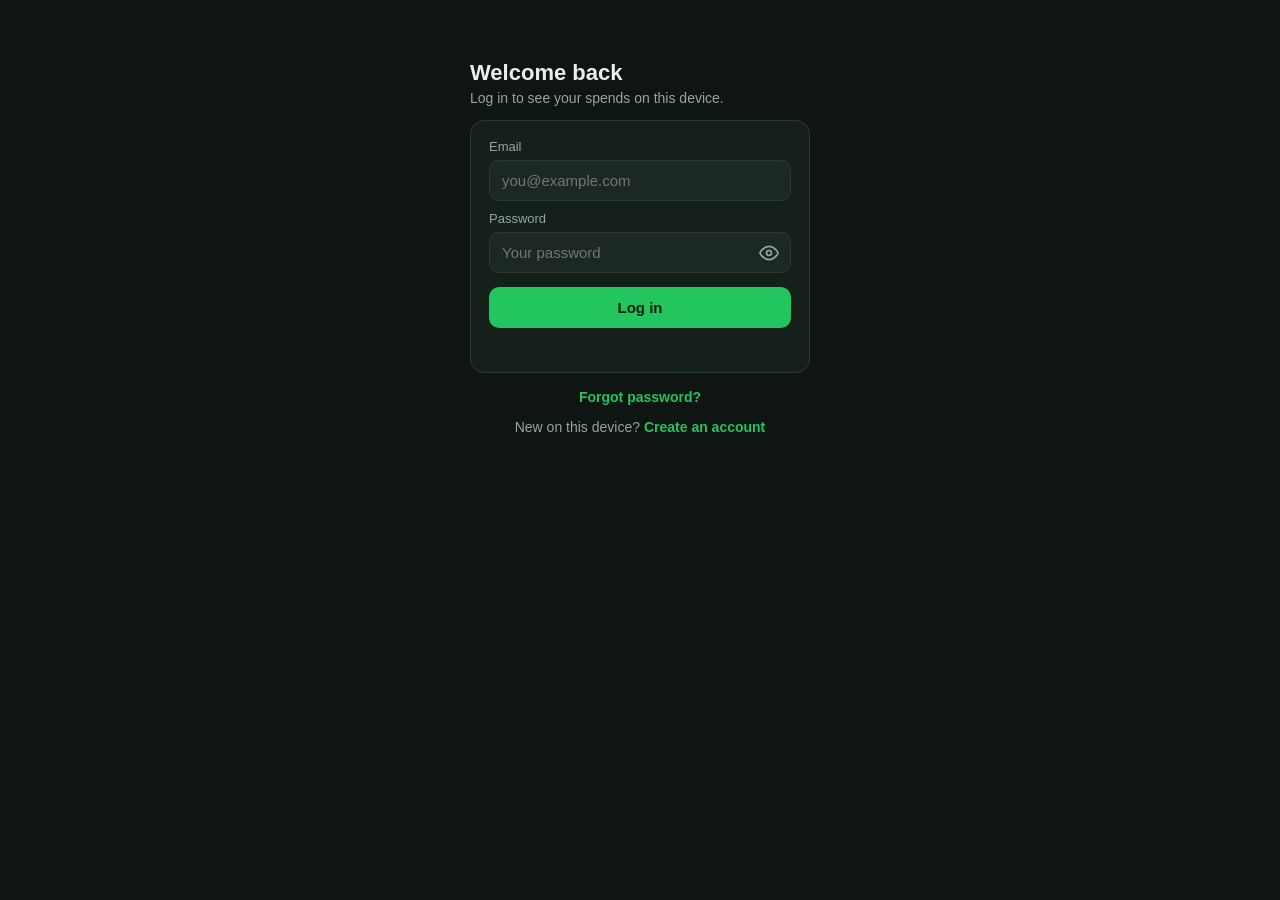
<file: index.html>
<!doctype html>
<html lang="en">
<head>
<meta charset="utf-8">
<meta name="viewport" content="width=device-width, initial-scale=1, maximum-scale=1, viewport-fit=cover">
<title>Kharch</title>
<meta name="theme-color" content="#0f1512">
<meta name="apple-mobile-web-app-capable" content="yes">
<meta name="apple-mobile-web-app-status-bar-style" content="black-translucent">
<meta name="apple-mobile-web-app-title" content="Kharch">
<link rel="apple-touch-icon" href="icons/apple-touch-icon.png">
<link rel="manifest" href="manifest.json">
<link rel="stylesheet" href="style.css">
</head>
<body>
<div class="wrap">
  <div class="top-bar">
    <div>
      <h1>Kharch</h1>
      <div class="who">Hi, <b id="userName">...</b></div>
    </div>
    <div style="display:flex; gap:8px;">
      <button class="btn-secondary" id="settingsBtn">⚙</button>
      <button class="btn-secondary" id="logoutBtn">Log out</button>
    </div>
  </div>

  <div class="card" id="settingsCard" style="display:none;">
    <h2>Settings</h2>

    <h2 style="margin-top:4px;">Quick unlock</h2>
    <div class="settings-row">
      <div>
        <div class="settings-label">4-digit PIN</div>
        <div class="settings-desc">Unlock faster than typing your full password.</div>
      </div>
      <div style="display:flex; gap:8px; align-items:center;">
        <a class="btn-link" href="#" id="pinRemoveBtn" style="display:none;">Remove</a>
        <button class="btn-secondary" id="pinToggleBtn">Set PIN</button>
      </div>
    </div>
    <div class="settings-row" id="webauthnRow" style="display:none;">
      <div>
        <div class="settings-label">Face ID / Fingerprint</div>
        <div class="settings-desc">Uses your device's own biometric unlock.</div>
      </div>
      <button class="btn-secondary" id="webauthnToggleBtn">Enable</button>
    </div>

    <h2 style="margin-top:18px;">Monthly budgets</h2>
    <div class="settings-desc" style="margin-bottom:8px;">Set a limit per category (and an overall total) to track against in Month view.</div>
    <div id="budgetEditList"></div>

    <h2 style="margin-top:18px;">Your data</h2>
    <div class="settings-row">
      <div class="settings-label">Export</div>
      <div style="display:flex; gap:8px;">
        <a class="btn-link" href="#" id="exportJsonLink">JSON</a>
        <a class="btn-link" href="#" id="exportCsvLink">CSV</a>
      </div>
    </div>
    <div class="settings-row">
      <div>
        <div class="settings-label">Import</div>
        <div class="settings-desc">Load a JSON backup exported from Kharch (this or another device). Adds to what's already here -- duplicates are skipped.</div>
      </div>
      <a class="btn-link" href="#" id="importLink">Choose file</a>
      <input type="file" id="importFileInput" accept="application/json,.json" style="display:none">
    </div>
  </div>

  <div class="card">
    <h2>Add an entry</h2>
    <div class="tabs" style="margin-bottom:14px;">
      <button class="tab-btn active" id="typeExpenseBtn" type="button">Expense</button>
      <button class="tab-btn" id="typeIncomeBtn" type="button">Income</button>
    </div>
    <div id="chipRow" class="chip-row" style="display:none;"></div>
    <div class="mic-row">
      <button class="mic-btn" id="micBtn" title="Dictate">🎤</button>
      <input type="text" id="dictateText" placeholder="e.g. 500 rupees on groceries by UPI, yesterday">
    </div>
    <div class="mic-hint" id="micHint">Tap the mic and say it, or type it, then tap Review. You can even say "500 on lunch and 200 on auto", or "10000 salary received by bank transfer".</div>
    <button class="btn-secondary" id="parseBtn" style="width:100%; margin-top:12px;">Review</button>

    <div id="confirmBlock" style="display:none;">
      <div class="parse-grid">
        <div>
          <label>Amount (₹)</label>
          <input type="number" id="fAmount" step="0.01" min="0">
        </div>
        <div>
          <label>Date</label>
          <input type="date" id="fDate">
        </div>
        <div>
          <label id="fCategoryLabel">Category</label>
          <select id="fCategory"></select>
        </div>
        <div>
          <label>Payment mode</label>
          <select id="fPaymentMode"></select>
        </div>
        <div class="full">
          <label>Note (optional)</label>
          <input type="text" id="fNote" placeholder="Any extra detail">
        </div>
      </div>
      <button class="btn-primary" id="saveBtn">Save expense</button>
      <button class="btn-secondary" id="cancelBtn" style="width:100%; margin-top:8px;">Cancel</button>
    </div>

    <div id="multiConfirmBlock" style="display:none;">
      <p class="sub" id="multiHint" style="margin-top:14px;"></p>
      <div id="multiRows"></div>
      <button class="btn-primary" id="saveAllBtn">Save all</button>
      <button class="btn-secondary" id="multiCancelBtn" style="width:100%; margin-top:8px;">Cancel</button>
    </div>
  </div>

  <div class="tabs">
    <button class="tab-btn active" id="tabDay">Day view</button>
    <button class="tab-btn" id="tabMonth">Month view</button>
    <button class="tab-btn" id="tabYear">Year view</button>
  </div>

  <div id="dayPanel">
    <div class="date-nav">
      <button id="dayPrev">‹</button>
      <input type="date" id="dayPicker">
      <button id="dayNext">›</button>
    </div>
    <div class="total-banner">
      <div>
        <div class="label">Total spent</div>
        <div class="value" id="dayTotal">₹0</div>
      </div>
    </div>
    <div class="stat-row">
      <div class="stat-chip"><span class="stat-label">Received</span><span class="stat-value" id="dayIncomeTotal">₹0</span></div>
      <div class="stat-chip"><span class="stat-label">Net</span><span class="stat-value" id="dayNet">₹0</span></div>
    </div>
    <div class="card" id="dayList"></div>
  </div>

  <div id="monthPanel" style="display:none;">
    <div class="date-nav">
      <button id="monthPrev">‹</button>
      <input type="month" id="monthPicker">
      <button id="monthNext">›</button>
    </div>
    <div class="total-banner">
      <div>
        <div class="label">Total spent</div>
        <div class="value" id="monthTotal">₹0</div>
      </div>
    </div>
    <div class="stat-row">
      <div class="stat-chip"><span class="stat-label">Received</span><span class="stat-value" id="monthIncomeTotal">₹0</span></div>
      <div class="stat-chip"><span class="stat-label">Net</span><span class="stat-value" id="monthNet">₹0</span></div>
    </div>
    <div class="card" id="budgetCard" style="display:none;">
      <h2>Budgets</h2>
      <div id="budgetProgress"></div>
    </div>
    <div class="card" id="monthIncomeCard" style="display:none;">
      <h2>Income by source</h2>
      <div id="monthIncomeBySource"></div>
    </div>
    <div class="card">
      <h2>By day</h2>
      <div id="monthDaily"></div>
    </div>
    <div class="card">
      <h2>By category</h2>
      <div class="chart-wrap">
        <canvas class="donut-canvas" id="categoryDonut"></canvas>
        <div class="legend" id="categoryLegend"></div>
      </div>
    </div>
    <div class="card">
      <h2>Last 6 months</h2>
      <canvas class="trend-canvas" id="trendChart"></canvas>
    </div>
    <div class="card">
      <h2>By payment mode</h2>
      <div id="monthPaymentMode"></div>
    </div>
  </div>

  <div id="yearPanel" style="display:none;">
    <div class="date-nav">
      <button id="yearPrev">‹</button>
      <div style="flex:1; text-align:center; font-size:16px; font-weight:600;" id="yearLabel"></div>
      <button id="yearNext">›</button>
    </div>
    <div class="total-banner">
      <div>
        <div class="label">Total spent</div>
        <div class="value" id="yearTotal">₹0</div>
      </div>
    </div>
    <div class="stat-row">
      <div class="stat-chip"><span class="stat-label">Received</span><span class="stat-value" id="yearIncomeTotal">₹0</span></div>
      <div class="stat-chip"><span class="stat-label">Net</span><span class="stat-value" id="yearNet">₹0</span></div>
    </div>
    <div class="card">
      <h2>By month</h2>
      <canvas class="trend-canvas" id="yearMonthlyChart"></canvas>
    </div>
    <div class="card">
      <h2>Top categories</h2>
      <div id="yearCategory"></div>
    </div>
    <div class="card" id="yearIncomeCard" style="display:none;">
      <h2>Top income sources</h2>
      <div id="yearIncomeSource"></div>
    </div>
  </div>

  <p class="footnote">All data lives only in this browser on this device.</p>
</div>

<div class="auth-wrap" id="pinScreen" style="display:none;">
  <h1 id="pinScreenTitle">Set a PIN</h1>
  <p class="sub" id="pinScreenSub">Choose 4-6 digits.</p>
  <div class="pin-dots" id="pinDots"></div>
  <div class="error" id="pinError" style="text-align:center;"></div>
  <div class="pin-keypad" id="pinKeypad"></div>
  <p class="sub" style="text-align:center; margin-top:16px;"><a class="btn-link" href="#" id="pinCancel">Cancel</a></p>
</div>

<div class="toast" id="toast"></div>

<script src="js/crypto.js"></script>
<script src="js/dataStore.js"></script>
<script src="js/webauthn.js"></script>
<script src="js/parser.js"></script>
<script src="js/charts.js"></script>
<script src="js/pinPad.js"></script>
<script src="js/app.js"></script>
</body>
</html>
</file>
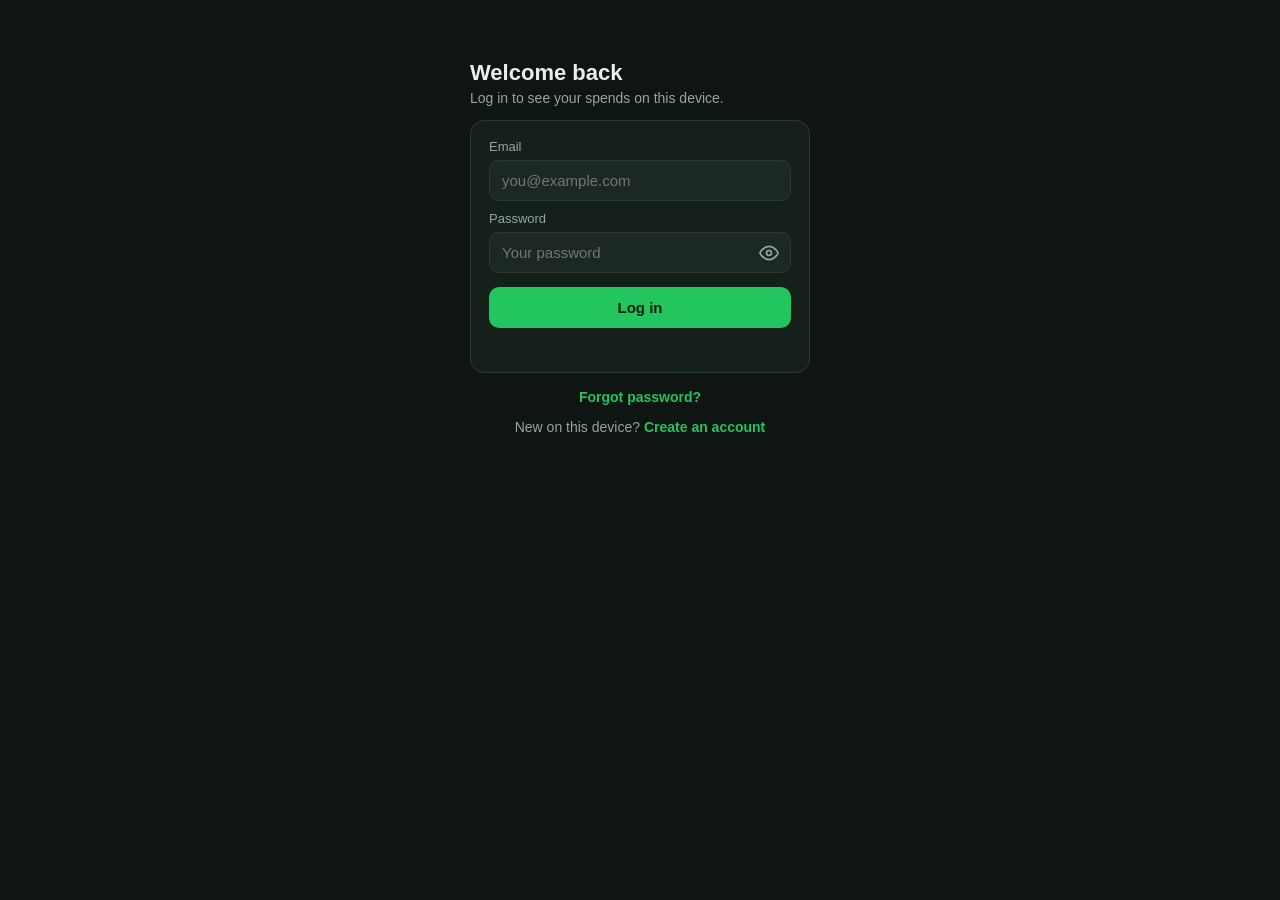
<file: login.html>
<!doctype html>
<html lang="en">
<head>
<meta charset="utf-8">
<meta name="viewport" content="width=device-width, initial-scale=1, maximum-scale=1, viewport-fit=cover">
<title>Log in - Kharch</title>
<meta name="theme-color" content="#0f1512">
<meta name="apple-mobile-web-app-capable" content="yes">
<meta name="apple-mobile-web-app-status-bar-style" content="black-translucent">
<meta name="apple-mobile-web-app-title" content="Kharch">
<link rel="apple-touch-icon" href="icons/apple-touch-icon.png">
<link rel="manifest" href="manifest.json">
<link rel="stylesheet" href="style.css">
</head>
<body>
<div class="auth-wrap" id="fullForm" style="display:none;">
  <h1>Welcome back</h1>
  <p class="sub">Log in to see your spends on this device.</p>
  <div class="card">
    <label for="email">Email</label>
    <input type="email" id="email" autocomplete="email" placeholder="you@example.com">

    <label for="password">Password</label>
    <div class="pw-wrap">
      <input type="password" id="password" autocomplete="current-password" placeholder="Your password">
      <button type="button" class="pw-toggle" data-target="password" aria-label="Show password">
        <svg class="eye-open" viewBox="0 0 24 24" fill="none" stroke="currentColor" stroke-width="2" stroke-linecap="round" stroke-linejoin="round"><path d="M1 12s4-8 11-8 11 8 11 8-4 8-11 8-11-8-11-8z"/><circle cx="12" cy="12" r="3"/></svg>
        <svg class="eye-closed" style="display:none" viewBox="0 0 24 24" fill="none" stroke="currentColor" stroke-width="2" stroke-linecap="round" stroke-linejoin="round"><path d="M17.94 17.94A10.94 10.94 0 0 1 12 20c-7 0-11-8-11-8a18.5 18.5 0 0 1 5.06-5.94M9.9 4.24A9.12 9.12 0 0 1 12 4c7 0 11 8 11 8a18.5 18.5 0 0 1-2.16 3.19m-6.72-1.07a3 3 0 1 1-4.24-4.24"/><line x1="1" y1="1" x2="23" y2="23"/></svg>
      </button>
    </div>

    <button class="btn-primary" id="loginBtn">Log in</button>
    <div class="error" id="error"></div>
  </div>
  <p class="sub" style="text-align:center"><a class="btn-link" href="reset.html">Forgot password?</a></p>
  <p class="sub" style="text-align:center">New on this device? <a class="btn-link" href="signup.html">Create an account</a></p>
</div>

<div class="auth-wrap" id="quickUnlock" style="display:none;">
  <h1>Hi, <span id="quickName"></span></h1>
  <p class="sub">Unlock Kharch on this device.</p>
  <div class="card" id="webauthnCard" style="display:none; text-align:center;">
    <button class="btn-primary" id="webauthnBtn">Unlock with Face ID / Fingerprint</button>
  </div>
  <div class="card" id="pinCard" style="display:none;">
    <p class="sub" style="text-align:center; margin-top:0;">Enter your PIN</p>
    <div class="pin-dots" id="pinDots"></div>
    <div class="error" id="pinError" style="text-align:center;"></div>
    <div class="pin-keypad" id="pinKeypad"></div>
  </div>
  <p class="sub" style="text-align:center"><a class="btn-link" href="#" id="usePasswordLink">Use password instead</a></p>
  <p class="sub" style="text-align:center"><a class="btn-link" href="#" id="switchAccountLink">Not you? Use a different account</a></p>
</div>

<script src="js/crypto.js"></script>
<script src="js/dataStore.js"></script>
<script src="js/webauthn.js"></script>
<script src="js/pwToggle.js"></script>
<script src="js/pinPad.js"></script>
<script>
const $ = (id) => document.getElementById(id);
const errorEl = $('error');

async function doLogin() {
  errorEl.textContent = '';
  $('loginBtn').disabled = true;
  try {
    const result = await DataStore.login({ email: $('email').value, password: $('password').value });
    if (!result.ok) throw new Error(result.error);
    window.location.href = 'index.html';
  } catch (e) {
    errorEl.textContent = e.message;
    $('loginBtn').disabled = false;
  }
}

$('loginBtn').addEventListener('click', doLogin);
$('password').addEventListener('keydown', (e) => { if (e.key === 'Enter') doLogin(); });

function showFullForm(prefillEmail) {
  $('quickUnlock').style.display = 'none';
  $('fullForm').style.display = 'block';
  if (prefillEmail) $('email').value = prefillEmail;
}

async function showQuickUnlock(info) {
  $('fullForm').style.display = 'none';
  $('quickUnlock').style.display = 'block';
  $('quickName').textContent = info.name;

  if (info.hasWebauthn && await Webauthn.isAvailable()) {
    $('webauthnCard').style.display = 'block';
    $('webauthnBtn').addEventListener('click', async () => {
      try {
        const ok = await Webauthn.authenticate(info.webauthnCredentialId);
        if (!ok) throw new Error();
        DataStore.quickUnlockWithWebauthn(info.email);
        window.location.href = 'index.html';
      } catch (e) {
        $('pinError').textContent = 'Biometric unlock failed or was cancelled -- try your PIN.';
      }
    });
  }

  if (info.hasPin) {
    $('pinCard').style.display = 'block';
    PinPad.buildPinPad($('pinKeypad'), $('pinDots'), 4, async (pin) => {
      const result = await DataStore.quickUnlockWithPin({ email: info.email, pin });
      if (!result.ok) {
        $('pinError').textContent = result.error;
        return;
      }
      window.location.href = 'index.html';
    });
  }
}

$('usePasswordLink').addEventListener('click', (e) => {
  e.preventDefault();
  showFullForm(DataStore.lastEmail());
});
$('switchAccountLink').addEventListener('click', (e) => {
  e.preventDefault();
  showFullForm();
});

(async function init() {
  const last = DataStore.lastEmail();
  if (last) {
    const info = await DataStore.quickUnlockInfo(last);
    if (info && (info.hasPin || info.hasWebauthn)) {
      showQuickUnlock(info);
      if ('serviceWorker' in navigator) { navigator.serviceWorker.register('sw.js'); }
      return;
    }
  }
  showFullForm(last);
  if ('serviceWorker' in navigator) { navigator.serviceWorker.register('sw.js'); }
})();
</script>
</body>
</html>
</file>
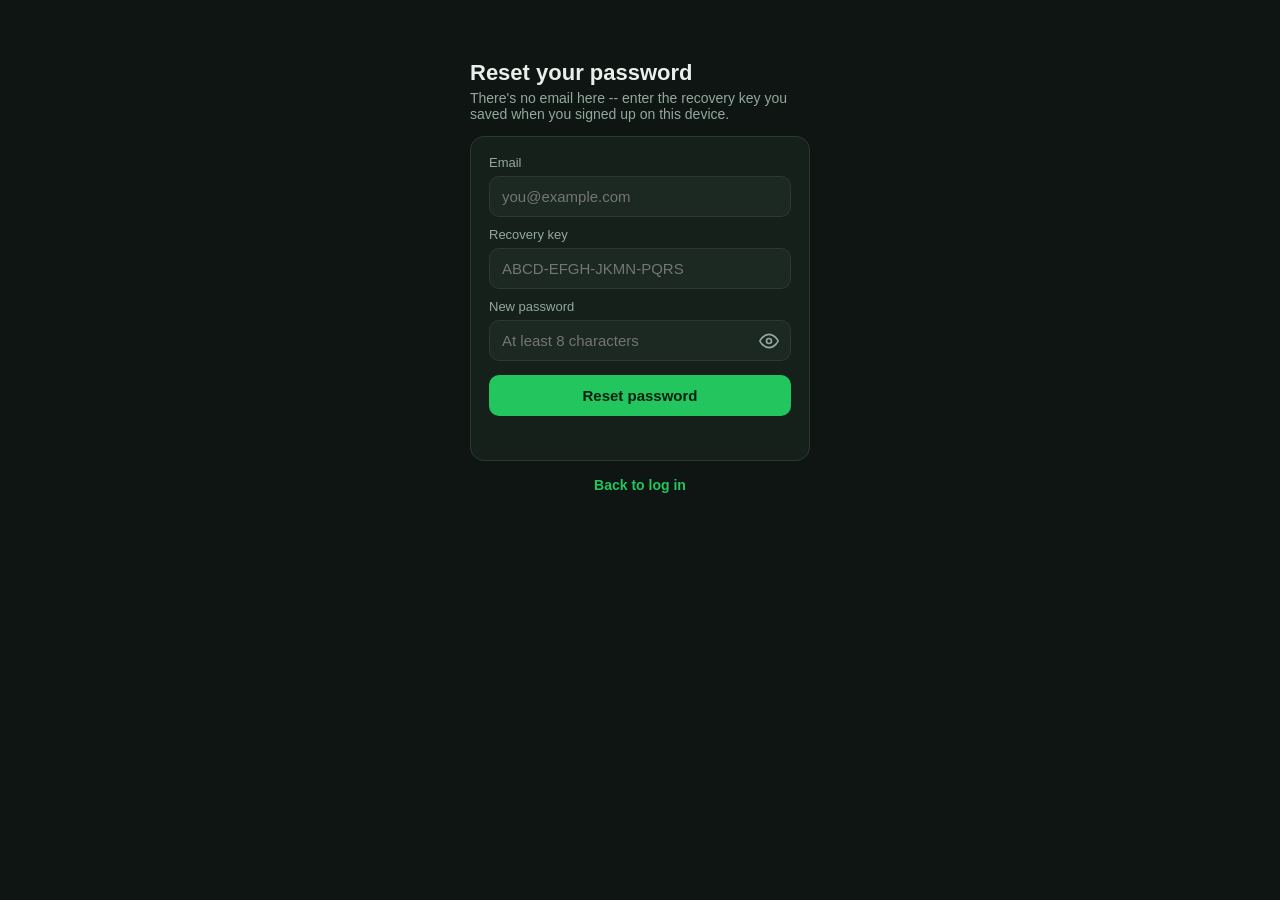
<file: reset.html>
<!doctype html>
<html lang="en">
<head>
<meta charset="utf-8">
<meta name="viewport" content="width=device-width, initial-scale=1, maximum-scale=1, viewport-fit=cover">
<title>Reset password - Kharch</title>
<meta name="theme-color" content="#0f1512">
<meta name="apple-mobile-web-app-capable" content="yes">
<meta name="apple-mobile-web-app-status-bar-style" content="black-translucent">
<meta name="apple-mobile-web-app-title" content="Kharch">
<link rel="apple-touch-icon" href="icons/apple-touch-icon.png">
<link rel="manifest" href="manifest.json">
<link rel="stylesheet" href="style.css">
</head>
<body>
<div class="auth-wrap" id="formScreen">
  <h1>Reset your password</h1>
  <p class="sub">There's no email here -- enter the recovery key you saved when you signed up on this device.</p>
  <div class="card">
    <label for="email">Email</label>
    <input type="email" id="email" autocomplete="email" placeholder="you@example.com">

    <label for="recoveryCode">Recovery key</label>
    <input type="text" id="recoveryCode" autocomplete="off" placeholder="ABCD-EFGH-JKMN-PQRS" style="text-transform:uppercase;">

    <label for="newPassword">New password</label>
    <div class="pw-wrap">
      <input type="password" id="newPassword" autocomplete="new-password" placeholder="At least 8 characters">
      <button type="button" class="pw-toggle" data-target="newPassword" aria-label="Show password">
        <svg class="eye-open" viewBox="0 0 24 24" fill="none" stroke="currentColor" stroke-width="2" stroke-linecap="round" stroke-linejoin="round"><path d="M1 12s4-8 11-8 11 8 11 8-4 8-11 8-11-8-11-8z"/><circle cx="12" cy="12" r="3"/></svg>
        <svg class="eye-closed" style="display:none" viewBox="0 0 24 24" fill="none" stroke="currentColor" stroke-width="2" stroke-linecap="round" stroke-linejoin="round"><path d="M17.94 17.94A10.94 10.94 0 0 1 12 20c-7 0-11-8-11-8a18.5 18.5 0 0 1 5.06-5.94M9.9 4.24A9.12 9.12 0 0 1 12 4c7 0 11 8 11 8a18.5 18.5 0 0 1-2.16 3.19m-6.72-1.07a3 3 0 1 1-4.24-4.24"/><line x1="1" y1="1" x2="23" y2="23"/></svg>
      </button>
    </div>

    <button class="btn-primary" id="resetBtn">Reset password</button>
    <div class="error" id="error"></div>
  </div>
  <p class="sub" style="text-align:center"><a class="btn-link" href="login.html">Back to log in</a></p>
</div>

<div class="auth-wrap" id="recoveryScreen" style="display:none;">
  <h1>Password reset</h1>
  <p class="sub">Your old recovery key is now used up. Here's your new one -- save it somewhere safe.</p>
  <div class="recovery-box">
    <div class="code" id="newRecoveryCode"></div>
  </div>
  <button class="btn-primary" id="continueBtn">Continue to Kharch</button>
</div>

<script src="js/crypto.js"></script>
<script src="js/dataStore.js"></script>
<script src="js/pwToggle.js"></script>
<script>
const $ = (id) => document.getElementById(id);
const errorEl = $('error');

$('resetBtn').addEventListener('click', async () => {
  errorEl.textContent = '';
  $('resetBtn').disabled = true;
  try {
    const result = await DataStore.resetPassword({
      email: $('email').value,
      recoveryCode: $('recoveryCode').value,
      newPassword: $('newPassword').value,
    });
    if (!result.ok) throw new Error(result.error);
    $('formScreen').style.display = 'none';
    $('newRecoveryCode').textContent = result.recoveryCode;
    $('recoveryScreen').style.display = 'block';
  } catch (e) {
    errorEl.textContent = e.message;
    $('resetBtn').disabled = false;
  }
});

$('continueBtn').addEventListener('click', () => { window.location.href = 'index.html'; });

if ('serviceWorker' in navigator) { navigator.serviceWorker.register('sw.js'); }
</script>
</body>
</html>
</file>
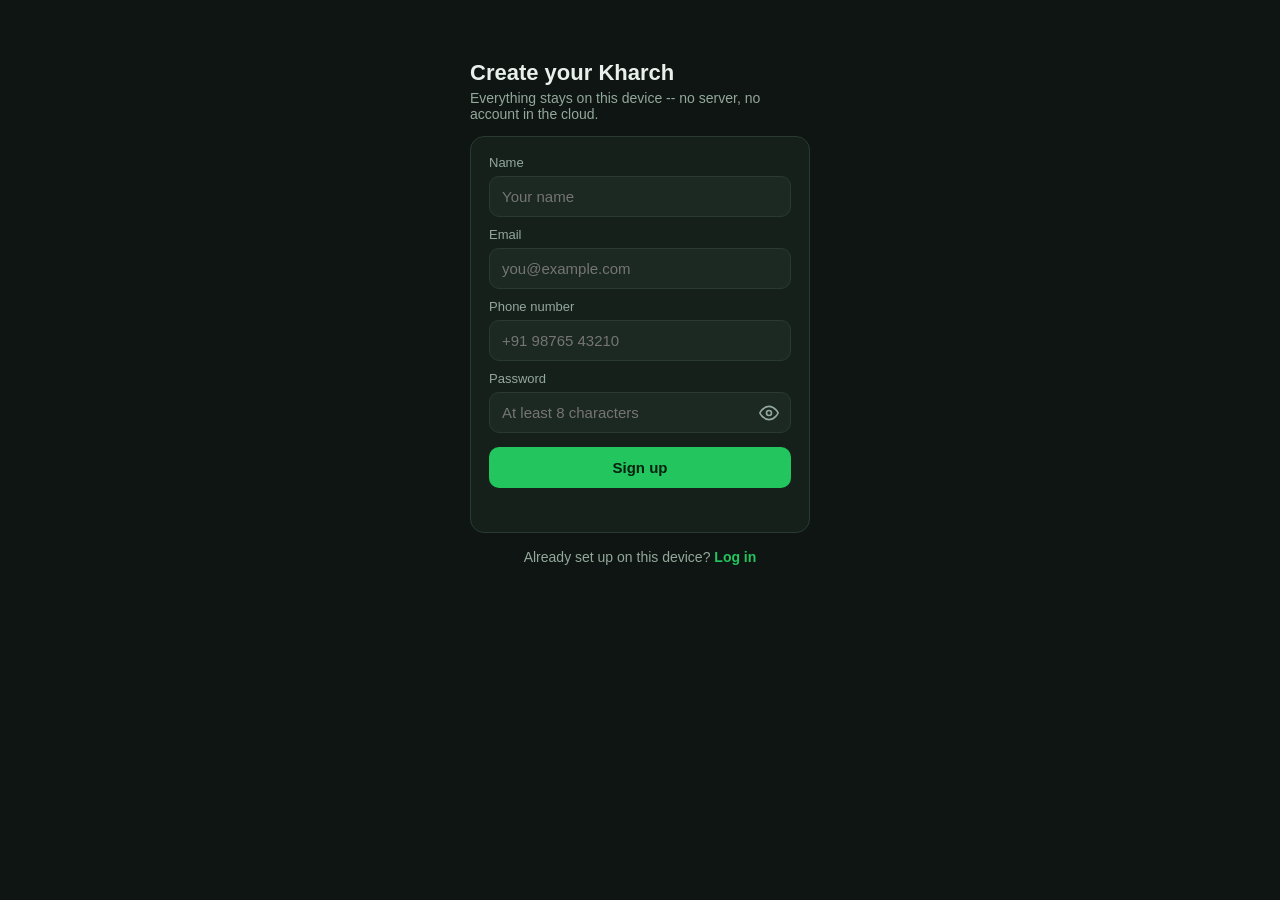
<file: signup.html>
<!doctype html>
<html lang="en">
<head>
<meta charset="utf-8">
<meta name="viewport" content="width=device-width, initial-scale=1, maximum-scale=1, viewport-fit=cover">
<title>Sign up - Kharch</title>
<meta name="theme-color" content="#0f1512">
<meta name="apple-mobile-web-app-capable" content="yes">
<meta name="apple-mobile-web-app-status-bar-style" content="black-translucent">
<meta name="apple-mobile-web-app-title" content="Kharch">
<link rel="apple-touch-icon" href="icons/apple-touch-icon.png">
<link rel="manifest" href="manifest.json">
<link rel="stylesheet" href="style.css">
</head>
<body>
<div class="auth-wrap">
  <h1>Create your Kharch</h1>
  <p class="sub">Everything stays on this device -- no server, no account in the cloud.</p>
  <div class="card">
    <label for="name">Name</label>
    <input type="text" id="name" autocomplete="name" placeholder="Your name">

    <label for="email">Email</label>
    <input type="email" id="email" autocomplete="email" placeholder="you@example.com">

    <label for="phone">Phone number</label>
    <input type="tel" id="phone" autocomplete="tel" placeholder="+91 98765 43210">

    <label for="password">Password</label>
    <div class="pw-wrap">
      <input type="password" id="password" autocomplete="new-password" placeholder="At least 8 characters">
      <button type="button" class="pw-toggle" data-target="password" aria-label="Show password">
        <svg class="eye-open" viewBox="0 0 24 24" fill="none" stroke="currentColor" stroke-width="2" stroke-linecap="round" stroke-linejoin="round"><path d="M1 12s4-8 11-8 11 8 11 8-4 8-11 8-11-8-11-8z"/><circle cx="12" cy="12" r="3"/></svg>
        <svg class="eye-closed" style="display:none" viewBox="0 0 24 24" fill="none" stroke="currentColor" stroke-width="2" stroke-linecap="round" stroke-linejoin="round"><path d="M17.94 17.94A10.94 10.94 0 0 1 12 20c-7 0-11-8-11-8a18.5 18.5 0 0 1 5.06-5.94M9.9 4.24A9.12 9.12 0 0 1 12 4c7 0 11 8 11 8a18.5 18.5 0 0 1-2.16 3.19m-6.72-1.07a3 3 0 1 1-4.24-4.24"/><line x1="1" y1="1" x2="23" y2="23"/></svg>
      </button>
    </div>

    <button class="btn-primary" id="signupBtn">Sign up</button>
    <div class="error" id="error"></div>
  </div>
  <p class="sub" style="text-align:center">Already set up on this device? <a class="btn-link" href="login.html">Log in</a></p>
</div>

<div class="auth-wrap" id="recoveryScreen" style="display:none;">
  <h1>Save your recovery key</h1>
  <p class="sub">There's no email or server here, so this key is the only way back into your account if you forget your password. Write it down or save it somewhere safe -- it won't be shown again.</p>
  <div class="recovery-box">
    <div class="code" id="recoveryCode"></div>
  </div>
  <button class="btn-primary" id="continueBtn">I've saved it -- continue to Kharch</button>
</div>

<script src="js/crypto.js"></script>
<script src="js/dataStore.js"></script>
<script src="js/pwToggle.js"></script>
<script>
const $ = (id) => document.getElementById(id);
const errorEl = $('error');

$('signupBtn').addEventListener('click', async () => {
  errorEl.textContent = '';
  $('signupBtn').disabled = true;
  try {
    const result = await DataStore.signup({
      name: $('name').value,
      email: $('email').value,
      phone: $('phone').value,
      password: $('password').value,
    });
    if (!result.ok) throw new Error(result.error);
    document.querySelector('.auth-wrap').style.display = 'none';
    $('recoveryCode').textContent = result.recoveryCode;
    $('recoveryScreen').style.display = 'block';
  } catch (e) {
    errorEl.textContent = e.message;
    $('signupBtn').disabled = false;
  }
});

$('continueBtn').addEventListener('click', () => { window.location.href = 'index.html'; });

if ('serviceWorker' in navigator) { navigator.serviceWorker.register('sw.js'); }
</script>
</body>
</html>
</file>
<file: style.css>
:root {
  --bg: #0f1512;
  --panel: #16201b;
  --panel-2: #1c2822;
  --border: #2a3a32;
  --text: #e8f0ec;
  --text-dim: #93a89c;
  --accent: #22c55e;
  --accent-2: #16a34a;
  --red: #ff5c6c;
  --radius: 14px;
}

* { box-sizing: border-box; }

body {
  margin: 0;
  font-family: -apple-system, BlinkMacSystemFont, "Segoe UI", Roboto, sans-serif;
  background: var(--bg);
  color: var(--text);
  min-height: 100vh;
}

.wrap { max-width: 520px; margin: 0 auto; padding: 20px 16px 90px; }
.auth-wrap { max-width: 380px; margin: 0 auto; padding: 60px 20px; }

h1 { font-size: 22px; margin: 0 0 4px; }
h2 { font-size: 16px; margin: 0 0 12px; color: var(--text-dim); font-weight: 600; }
p.sub { color: var(--text-dim); margin-top: 0; font-size: 14px; }

.card { background: var(--panel); border: 1px solid var(--border); border-radius: var(--radius); padding: 18px; margin-bottom: 16px; }

label { display: block; font-size: 13px; color: var(--text-dim); margin: 10px 0 6px; }
label:first-child { margin-top: 0; }

input[type=text], input[type=email], input[type=password], input[type=tel],
input[type=number], input[type=date], input[type=month], select, textarea {
  width: 100%; padding: 11px 12px; border-radius: 10px; border: 1px solid var(--border);
  background: var(--panel-2); color: var(--text); font-size: 15px; font-family: inherit;
}
textarea { resize: vertical; min-height: 60px; }
input:focus, select:focus, textarea:focus { outline: 2px solid var(--accent); }

button { cursor: pointer; border: none; border-radius: 10px; padding: 12px 16px; font-size: 15px; font-weight: 600; font-family: inherit; }

.btn-primary { background: var(--accent); color: #06210f; width: 100%; margin-top: 14px; }
.btn-primary:disabled { opacity: 0.5; cursor: default; }
.btn-secondary { background: var(--panel-2); color: var(--text); border: 1px solid var(--border); }
.btn-danger { background: transparent; color: var(--red); border: 1px solid var(--red); padding: 6px 10px; font-size: 13px; }
.btn-link { background: none; color: var(--accent); text-decoration: none; font-weight: 600; }

.error { color: var(--red); font-size: 13px; margin-top: 10px; min-height: 16px; }
.info { color: var(--accent); font-size: 13px; margin-top: 10px; min-height: 16px; }

.pw-wrap { position: relative; }
.pw-wrap input { padding-right: 44px; }
.pw-toggle {
  position: absolute; right: 4px; top: 50%; transform: translateY(-50%);
  width: 36px; height: 36px; padding: 0; background: transparent; border: none;
  display: flex; align-items: center; justify-content: center; color: var(--text-dim);
}
.pw-toggle:hover { color: var(--text); }
.pw-toggle svg { width: 20px; height: 20px; }

.recovery-box {
  background: var(--panel-2); border: 1px dashed var(--accent); border-radius: 10px;
  padding: 14px; margin: 14px 0; text-align: center;
}
.recovery-box .code {
  font-family: "SF Mono", Consolas, monospace; font-size: 18px; letter-spacing: 1px;
  color: var(--accent); font-weight: 700; margin: 8px 0; word-break: break-all;
}

.top-bar { display: flex; justify-content: space-between; align-items: center; margin-bottom: 18px; }
.top-bar .who { font-size: 13px; color: var(--text-dim); }
.top-bar .who b { color: var(--text); }

.mic-row { display: flex; gap: 10px; align-items: center; }
.mic-btn {
  flex-shrink: 0; width: 52px; height: 52px; border-radius: 50%;
  background: var(--accent-2); color: #06210f; font-size: 22px;
  display: flex; align-items: center; justify-content: center;
  transition: transform 0.15s, background 0.15s;
}
.mic-btn.recording { background: var(--red); color: #fff; transform: scale(1.08); animation: pulse 1.2s infinite; }
@keyframes pulse { 0%,100% { box-shadow: 0 0 0 0 rgba(255,92,108,0.5);} 50% { box-shadow: 0 0 0 10px rgba(255,92,108,0);} }
.mic-hint { font-size: 12px; color: var(--text-dim); margin-top: 6px; }

.parse-grid { display: grid; grid-template-columns: 1fr 1fr; gap: 10px; margin-top: 14px; }
.parse-grid .full { grid-column: 1 / -1; }

.tabs { display: flex; gap: 8px; margin-bottom: 16px; }
.tab-btn { flex: 1; background: var(--panel); color: var(--text-dim); border: 1px solid var(--border); }
.tab-btn.active { background: var(--accent); color: #06210f; border-color: var(--accent); }

.date-nav { display: flex; align-items: center; gap: 10px; margin-bottom: 12px; }
.date-nav button { background: var(--panel-2); color: var(--text); border: 1px solid var(--border); padding: 8px 12px; }
.date-nav input { flex: 1; }

.total-banner {
  display: flex; justify-content: space-between; align-items: baseline;
  background: linear-gradient(135deg, var(--accent), var(--accent-2));
  border-radius: var(--radius); padding: 16px 18px; margin-bottom: 14px; color: #06210f;
}
.total-banner .label { font-size: 13px; opacity: 0.8; }
.total-banner .value { font-size: 26px; font-weight: 700; }

.stat-row { display: flex; gap: 10px; margin-bottom: 14px; }
.stat-chip {
  flex: 1; background: var(--panel); border: 1px solid var(--border); border-radius: 10px;
  padding: 10px 14px; display: flex; flex-direction: column; gap: 2px;
}
.stat-chip .stat-label { font-size: 12px; color: var(--text-dim); }
.stat-chip .stat-value { font-size: 17px; font-weight: 700; }
.stat-chip .stat-value.positive { color: var(--accent); }
.stat-chip .stat-value.negative { color: var(--red); }

.expense-row.income-row .amount { color: var(--accent); }

.expense-row { display: flex; justify-content: space-between; align-items: center; padding: 12px 0; border-bottom: 1px solid var(--border); }
.expense-row:last-child { border-bottom: none; }
.expense-row .meta { font-size: 12px; color: var(--text-dim); margin-top: 2px; }
.expense-row .amount { font-weight: 700; font-size: 15px; }
.expense-row .cat-tag { display: inline-block; font-size: 11px; padding: 2px 8px; border-radius: 20px; background: var(--panel-2); color: var(--text-dim); margin-right: 6px; }
.expense-actions { display: flex; gap: 6px; }
.expense-actions button { background: var(--panel-2); color: var(--text-dim); border: 1px solid var(--border); padding: 5px 9px; font-size: 12px; }

.day-total-row { display: flex; justify-content: space-between; padding: 10px 0; border-bottom: 1px solid var(--border); font-size: 14px; }
.day-total-row:last-child { border-bottom: none; }
.day-total-row .bar-wrap { flex: 1; margin: 0 12px; background: var(--panel-2); border-radius: 6px; overflow: hidden; height: 8px; align-self: center; }
.day-total-row .bar { height: 100%; background: var(--accent); }

.breakdown-row { display: flex; justify-content: space-between; padding: 8px 0; font-size: 14px; border-bottom: 1px solid var(--border); }
.breakdown-row:last-child { border-bottom: none; }

.empty { color: var(--text-dim); font-size: 14px; text-align: center; padding: 20px 0; }

.toast {
  position: fixed; bottom: 20px; left: 50%; transform: translateX(-50%);
  background: var(--panel-2); border: 1px solid var(--border); color: var(--text);
  padding: 10px 18px; border-radius: 10px; font-size: 14px; opacity: 0; pointer-events: none;
  transition: opacity 0.2s;
}
.toast.show { opacity: 1; }

.footnote { font-size: 12px; color: var(--text-dim); text-align: center; margin-top: 18px; }
.footnote a { color: var(--accent); }

/* frequent-expense chips */
.chip-row { display: flex; flex-wrap: wrap; gap: 8px; margin: 12px 0 4px; }
.chip { background: var(--panel-2); border: 1px solid var(--border); color: var(--text); border-radius: 20px; padding: 8px 14px; font-size: 13px; }
.chip:active { transform: scale(0.96); }

/* swipe-to-delete */
.swipe-container { position: relative; overflow: hidden; border-bottom: 1px solid var(--border); }
.swipe-container:last-child { border-bottom: none; }
.swipe-bg {
  position: absolute; inset: 0; background: var(--red); display: flex; align-items: center;
  justify-content: flex-end; padding-right: 22px; color: #fff; font-weight: 600; font-size: 13px;
}
.swipe-fg { position: relative; background: var(--panel); touch-action: pan-y; }
.swipe-fg.dragging { transition: none; }
.swipe-fg.snap { transition: transform 0.2s ease; }
.swipe-fg .expense-row { border-bottom: none; padding: 12px 0; }

/* budgets */
.budget-row { margin: 12px 0; }
.budget-row .budget-label { display: flex; justify-content: space-between; font-size: 13px; margin-bottom: 5px; }
.budget-row .budget-label .over-text { color: var(--red); }
.budget-track { height: 8px; border-radius: 6px; background: var(--panel-2); overflow: hidden; }
.budget-fill { height: 100%; background: var(--accent); border-radius: 6px; }
.budget-fill.warn { background: #f59e0b; }
.budget-fill.over { background: var(--red); }
.budget-edit-row { display: flex; align-items: center; gap: 10px; padding: 8px 0; border-bottom: 1px solid var(--border); }
.budget-edit-row:last-child { border-bottom: none; }
.budget-edit-row span { flex: 1; font-size: 14px; }
.budget-edit-row input { width: 100px; }

/* charts */
.chart-wrap { display: flex; align-items: center; gap: 18px; }
.donut-canvas { width: 120px; height: 120px; flex-shrink: 0; }
.legend { flex: 1; display: flex; flex-direction: column; gap: 7px; font-size: 13px; min-width: 0; }
.legend-item { display: flex; align-items: center; gap: 8px; }
.legend-dot { width: 10px; height: 10px; border-radius: 50%; flex-shrink: 0; }
.legend-item span:last-child { margin-left: auto; padding-left: 8px; }
.trend-canvas { width: 100%; height: 150px; display: block; }

/* PIN pad */
.pin-dots { display: flex; justify-content: center; gap: 16px; margin: 28px 0; }
.pin-dot { width: 16px; height: 16px; border-radius: 50%; border: 2px solid var(--accent); }
.pin-dot.filled { background: var(--accent); }
.pin-keypad { display: grid; grid-template-columns: repeat(3, 1fr); gap: 12px; max-width: 260px; margin: 0 auto; }
.pin-key {
  background: var(--panel-2); border: 1px solid var(--border); color: var(--text);
  font-size: 22px; padding: 18px 0; border-radius: 12px;
}
.pin-key.ghost { background: transparent; border: none; }

/* settings */
.settings-row { display: flex; justify-content: space-between; align-items: center; padding: 12px 0; border-bottom: 1px solid var(--border); gap: 12px; }
.settings-row:last-child { border-bottom: none; }
.settings-row .settings-label { font-size: 14px; }
.settings-row .settings-desc { font-size: 12px; color: var(--text-dim); margin-top: 2px; }

/* multi-item parse confirmation */
.multi-row { border: 1px solid var(--border); border-radius: 10px; padding: 14px; margin-top: 10px; position: relative; }
.multi-row .remove-row { position: absolute; top: 10px; right: 10px; }
</file>
